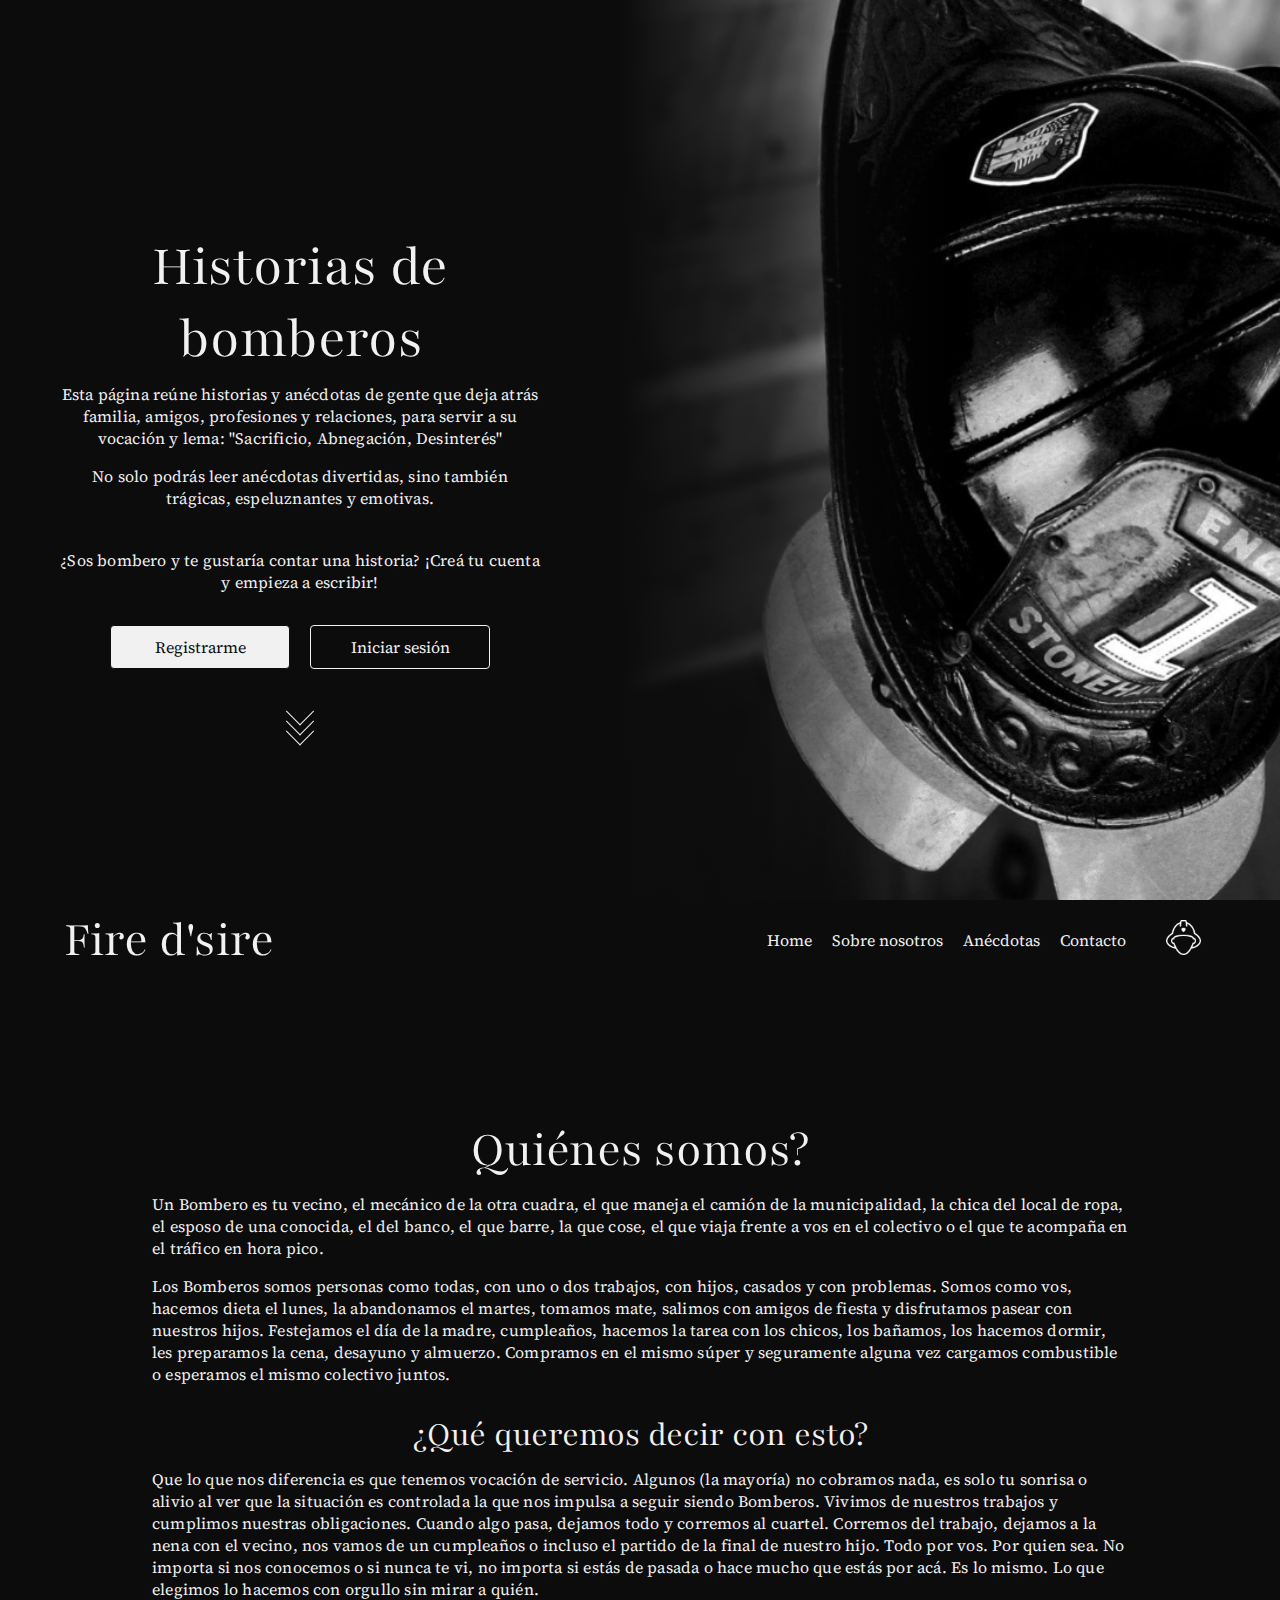
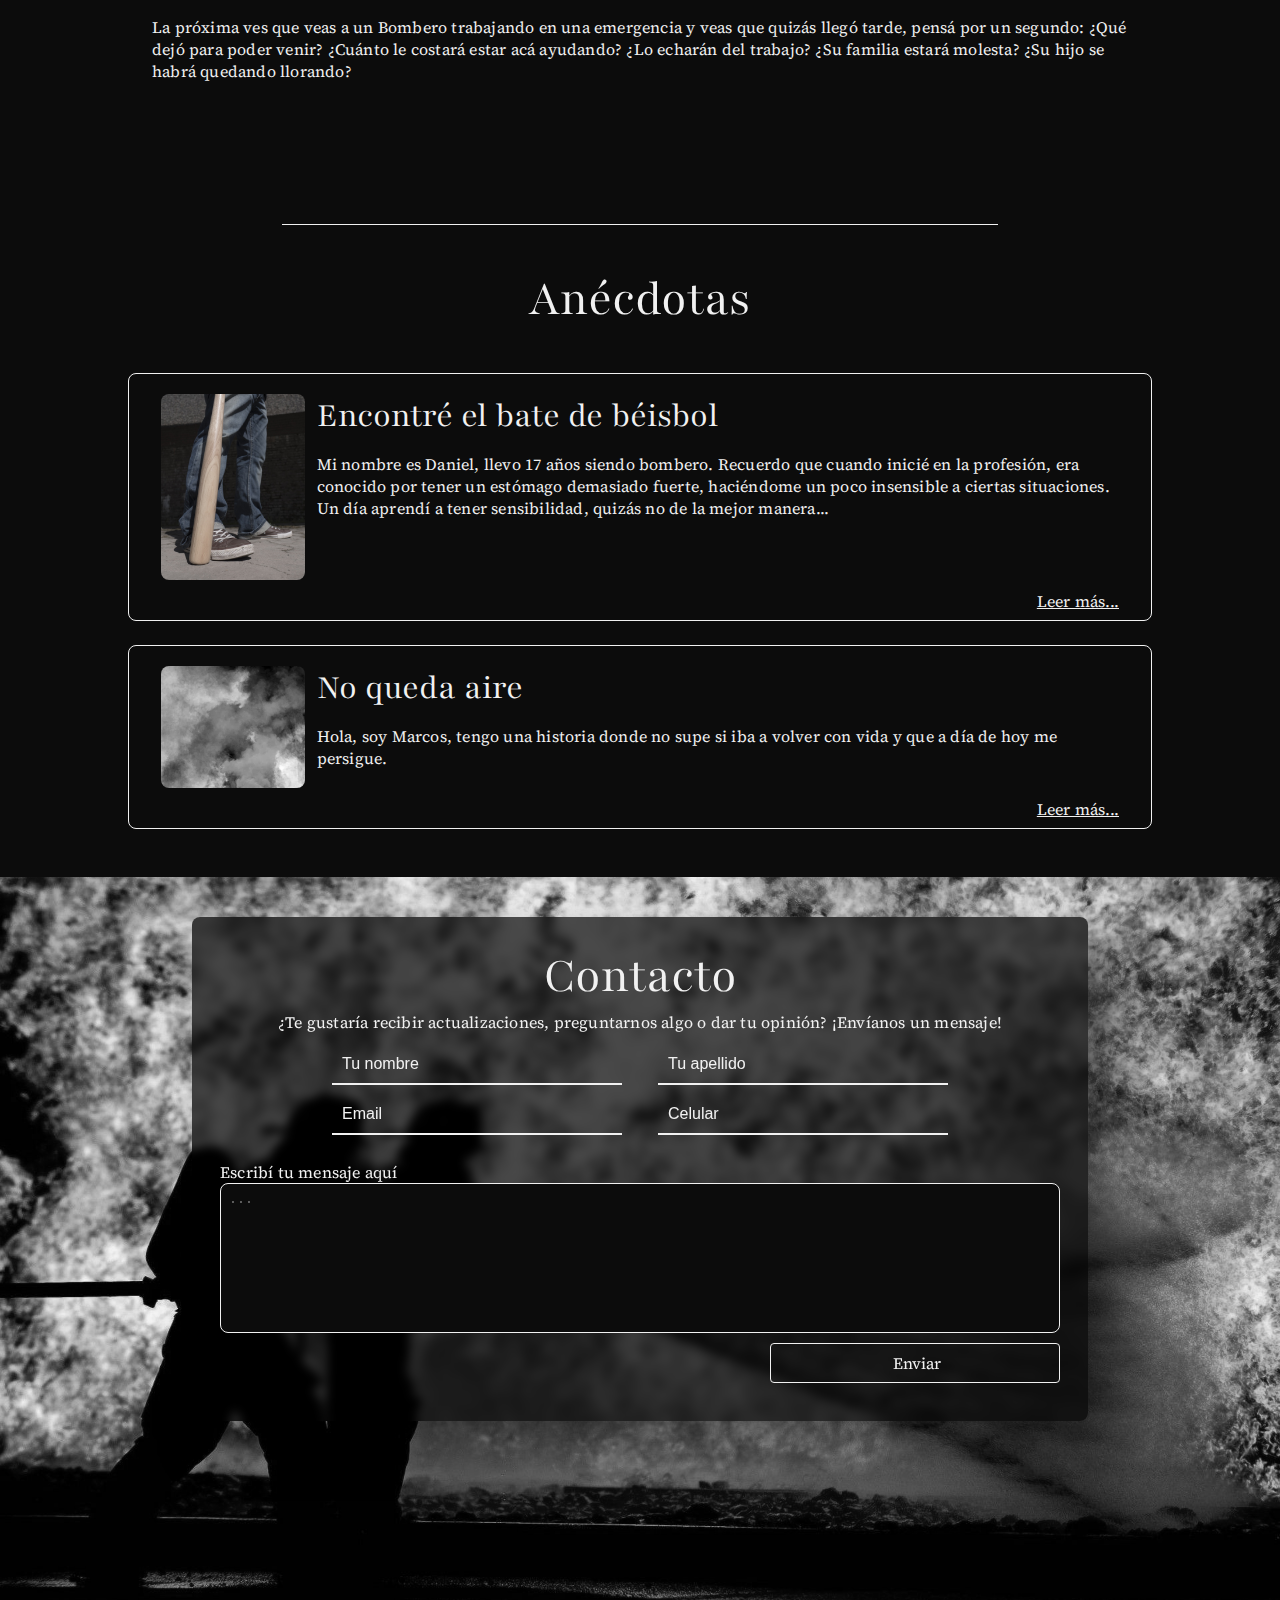
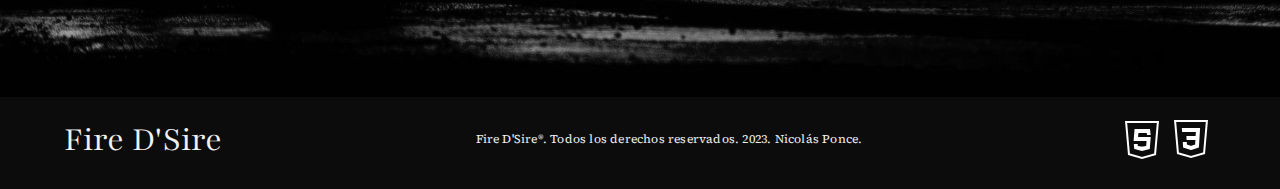
<file: index.html>
<!DOCTYPE html>
<html lang="en">
<head>
    <meta charset="UTF-8">
    <meta http-equiv="X-UA-Compatible" content="IE=edge">
    <meta name="viewport" content="width=device-width, initial-scale=1.0">
    <link rel="stylesheet" href="css/style.css">
    <link rel="stylesheet" href="css/mqs.css">
    <link rel="preconnect" href="https://fonts.googleapis.com">
    <link rel="preconnect" href="https://fonts.gstatic.com" crossorigin>
    <link href="https://fonts.googleapis.com/css2?family=Playfair:wght@700&family=Source+Serif+Pro:wght@300;600&display=swap" rel="stylesheet">
    <title>Fire d'sire</title>
    <meta name="description" content="Fire d'sire. Página dedicada a contar historias y anécdotas reales que los bomberos vivieron. Bombero Ponce">
</head>
<body>
    <section id="hero" class="hero">
        <div class="hero__bck">
            <div class="hero__items">
                <h1>Historias de bomberos</h1>
                <p>Esta página reúne historias y anécdotas de gente que deja atrás familia, amigos, profesiones y relaciones, para servir a su vocación y lema: "Sacrificio, Abnegación, Desinterés"</p>
                <p>No solo podrás leer anécdotas divertidas, sino también trágicas, espeluznantes y emotivas.</p>
                <p>¿Sos bombero y te gustaría contar una historia? ¡Creá tu cuenta y empieza a escribir!</p>
                <div class="hero__items-btns">
                    <a href="sign-inUp.html"><button class="hero__items-btn  hero__items-btn1">Registrarme</button></a>
                    <a href="sign-inUp.html"><button class="hero__items-btn">Iniciar sesión</button></a>
                </div>
                <div class="arrow-bck">
                    <a href="#about-us" class="arrow">
                        <span></span>
                        <span></span>
                        <span></span>
                    </a>
                </div>
            </div>
        </div>
    </section>

    

    <header id="header">
        <nav class="navbar">
            <h2>Fire d'sire</h2>
            <div class="navbar__items navbar__items1">
                <a href="#hero">Home</a>
                <a href="#about-us">Sobre nosotros</a>
                <a href="#anecdotas">Anécdotas</a>
                <a href="#contacto">Contacto</a>
                <a href="sign-inUp.html">
                    <img src="assets/icons/icons8-firefighter-50.png" alt="firefighter-icon-profile.png">
                </a>
            </div>
            <label for="hamburguer__checkbox" class="hamburguer__label">
                <div class="hamburguer__line"></div>
                <div class="hamburguer__line"></div>
                <div class="hamburguer__line"></div>
            </label>
            <input type="checkbox" id="hamburguer__checkbox">
            <div class="navbar__items navbar__items2">
                <a href="sign-inUp.html">Mi Perfil</a>
                <a href="#hero">Home</a>
                <a href="#about-us">Sobre nosotros</a>
                <a href="#anecdotas">Anécdotas</a>
                <a href="#contacto">Contacto</a>
            </div>
        </nav>
    </header>
    <main>
        <section id="about-us" class="about-us">
            <h2>Quiénes somos?</h2>
            <p>
                Un Bombero es tu vecino, el mecánico de la otra cuadra, el que maneja el camión de la municipalidad, la chica del local de ropa, el esposo de una conocida, el del banco, el que barre, la que cose, el que viaja frente a vos en el colectivo o el que te acompaña en el tráfico en hora pico.
            </p>
            <p>
                Los Bomberos somos personas como todas, con uno o dos trabajos, con hijos, casados y con problemas. Somos como vos, hacemos dieta el lunes, la abandonamos el martes, tomamos mate, salimos con amigos de fiesta y disfrutamos pasear con nuestros hijos. Festejamos el día de la madre, cumpleaños, hacemos la tarea con los chicos, los bañamos, los hacemos dormir, les preparamos la cena, desayuno y almuerzo. Compramos en el mismo súper y seguramente alguna vez cargamos combustible o esperamos el mismo colectivo juntos.
            </p>
            <h4>¿Qué queremos decir con esto?</h4>
            <p>
                Que lo que nos diferencia es que tenemos vocación de servicio. Algunos (la mayoría) no cobramos nada, es solo tu sonrisa o alivio al ver que la situación es controlada la que nos impulsa a seguir siendo Bomberos. Vivimos de nuestros trabajos y cumplimos nuestras obligaciones. Cuando algo pasa, dejamos todo y corremos al cuartel. Corremos del trabajo, dejamos a la nena con el vecino, nos vamos de un cumpleaños o incluso el partido de la final de nuestro hijo. Todo por vos. Por quien sea. No importa si nos conocemos o si nunca te vi, no importa si estás de pasada o hace mucho que estás por acá. Es lo mismo. Lo que elegimos lo hacemos con orgullo sin mirar a quién.
            </p>
            <p>
                La próxima ves que veas a un Bombero trabajando en una emergencia y veas que quizás llegó tarde, pensá por un segundo: ¿Qué dejó para poder venir? ¿Cuánto le costará estar acá ayudando? ¿Lo echarán del trabajo? ¿Su familia estará molesta? ¿Su hijo se habrá quedando llorando?
            </p>
        </section>

        <div class="line"></div>

        <section id="anecdotas" class="anecdotas">
            <h2 class="anecdotas__title">Anécdotas</h2>
            <div class="anecdotas__cards">
                <div class="anecdotas__card"> <!-- Anécdota 1 -->
                    <div class="anecdotas__card-content">
                        <img class="anecdotas__card-img" src="assets/img/bate-de-beisbol.jpg" alt="bate-de-beisbol.jpg">
                        <h4>Encontré el bate de béisbol</h4>
                        <p>Mi nombre es Daniel, llevo 17 años siendo bombero. Recuerdo que cuando inicié en la profesión, era conocido por tener un estómago demasiado fuerte, haciéndome un poco insensible a ciertas situaciones. Un día aprendí a tener sensibilidad, quizás no de la mejor manera...</p>
                        <input type="checkbox" id="view-more1" class="view-more hidden-checkbox" checked/>
                        <label class="showed" for="view-more1">Leer más...</label>
                        <label class="hidden" for="view-more1">Leer menos</label>
                        <p class="hidden">
                            Fue un día de otoño, yo era muy nuevo (y nervioso, como todos los que ingresan hace poco) y tuvimos que asistir a un accidentado de moto. Al llegar, el chico había perdido una pierna por un corte limpio debido a un automóvil. Al no llegar la ambulancia, en ese momento teníamos una ambulancia bomberil digamos, y tuve que ir con el accidentado para asistirlo hasta llegar al hospital. Agarré la pierna porque había posibilidad de que se la vuelvan a poner, y directo a la ambulancia.
                        </p>
                        <p class="hidden">
                            El chico estaba consciente e incluso no sentía dolor por la amputación, como suele pasar en situaciones así. Pero no estaba para nada calmado. Empieza a ponerse nervioso, y a gritar desesperado porque no entendía qué había pasado. Era increíble ver una persona en ese estado de salud tan vigoroso. Empieza a preguntar, más bien a gritar: - Dónde estoy?! Qué pasó me pueden explicar?! Me duele el cuello no me podés dar algo?? - (era casi gracioso, al menos para mí, cómo su preocupación y dolor era por su cuello y no por su pierna, o la falta de ella). El chico tenía el cuello inmovilizado, y hasta no llegar al hospital lamentablemente no podíamos hacer mucho más. Siguió gritando hasta que pasó: Se dió cuenta por el reflejo del techo de la ambulancia, que le faltaba una pierna.
                        </p>
                        <p class="hidden">
                            Ni bien se da cuenta, queda en shock por unos segundos, y los cortó desesperado con gritos: - Dónde está mi pierna??? Qué pasó?? Y mi pierna??? -. Probablemente preguntó dónde estaba su pierna unas 15 veces, y por cada pregunta similar que se sumaba, empezaba a desesperarme y a ponerme nervioso, hasta que en un momento y sin pensarlo, agarro la pierna, la revuelvo por el aire como si quisiese pegarle a la pelotita con un bate de béisbol, y le grito:
                        </p>
                        <p class="hidden">
                            - ACÁ ESTÁ TU PIEERRRNA!
                        </p>
                        <p class="hidden">
                            ...
                        </p>
                        <p class="hidden">
                            Se desmayó a los segundos. El suboficial que venía adelante miró hacia atrás, miró hacia el chico, luego hacia mí, devuelta hacia el chico y hacia mí, y con una voz profunda, enojada y calmada, pero con cierta gracia sabiendo lo idi%@# que fui, dice: -Realmente sos un pel%$&#% flaco!
                        </p>
                        <p class="hidden">
                            Al volver al cuartel, recuerdo que fue la cagad% a pedos más grande que recibí hasta ahora. Y de ahí aprendí e incito a los nuevos bomberos que sepan cuidar su lenguaje y sus acciones, por más insensibilidad que se desarrolle en situaciones así. El chico sobrevivió y varios meses después volvió diciéndome que se enojó por lo sucedido en su momento, pero que ahora le parece gracioso. Compartimos unos mates y nunca más lo volví a ver.
                        </p>
                    </div>
                </div>
                <div class="anecdotas__card"> <!-- Anécdota 2 -->
                    <div class="anecdotas__card-content">
                        <img class="anecdotas__card-img" src="assets/img/humo-negro.webp" alt="humo-negro.webp">
                        <h4>No queda aire</h4>
                        <p>Hola, soy Marcos, tengo una historia donde no supe si iba a volver con vida y que a día de hoy me persigue.</p>
                        <input type="checkbox" id="view-more2" class="view-more hidden-checkbox" checked/>
                        <label class="showed" for="view-more2">Leer más...</label>
                        <label class="hidden" for="view-more2">Leer menos</label>
                        <p class="hidden">
                            Estábamos yendo a un incendio en un departamento, en un tercer piso. Yo entré con un compañero ni bien llegamos porque nos habían dicho que había una persona atrapada en una de las habitaciones, y la forma de proceder es esa, entrar directo a buscarla siempre y cuando se den las condiciones (siempre va a haber riesgo). Al entrar, el humo era tan denso que llegaba hasta la planta baja, bajaba por todas las escaleras. Y el calor, cuando entrás nunca nadie te dice el calor que hace en lugares así, y si te lo dicen no lo vas a entender igual hasta que no te pase. Pero entramos, obvio, qué le vamos a hacer.
                        </p>
                        <p class="hidden">
                            Subíamos las escaleras, con el equipo respiratorio puesto (depende del esfuerzo, dura aproximadamente unos 30'), hasta el 4to piso, donde no se veía absolutamente nada. El pibe que me acompañó era nuevito, se notaba en sus movimientos casi invisibles para mí que estaba nervioso. Cuando llegamos al apartamento, veía lo mismo que podrías ver en tu habitación cuando se corta la luz: oscuridad absoluta, tenía los ojos abiertos por inercia pero daba igual cerrarlos o no. Agachados y tocando la pared, llegamos al departamento donde se veía una pequeña luz del fuego, nuestra única guía (irónico jajaja). Nos habían dicho que ahí estaba la víctima, asi que fuimos directo ya sin tocar las paredes.
                        </p>
                        <p class="hidden">
                            Cuando llegamos a lo que sentimos la puerta (ya había pasado unos 5' desde que entramos), le digo  a mi compañero que recorra por la derecha y que eventualmente nos encontraríamos si yo iba por la izquierda, y que si encontraba a la persona que grite y yo iría directo. Y así hicimos, el por derecha y yo por izquierda.
                        </p>
                        <p class="hidden">
                            Empiezo a recorrer por la izquierda a través de todo el departamento, buscando dentro de armarios, debajo de las mesas y mesadas, debajo de las sillas, intentando no pasarme ningún lugar pero apurado al mismo tiempo. Hasta que encuentro a la persona, arriba de la cama. No respondía, pero no somos médicos, no podemos decir si una persona está muerta o no, y por la baja visibilidad tranquilamente podía estar solo inconsciente, por mas que me costaba creerlo por la cantidad de humo que había a la altura de su cara.
                        </p>
                        <p class="hidden">
                            Cuando llamo a mi compañero a los gritos, no respondía (Me enteré después que mi compañero había tenido un problema con el equipo respiratorio y tuvo que evacuar inmediatamente). Estaba solo. Yo y la víctima.
                        </p>
                        <p class="hidden">
                            Cuando intento bajar a la víctima, me doy cuenta lo pesada que era, no tengo idea cuánto pero ya estaba cansado de buscar por todo el departamento. La oscuridad total puede ser abrumadora si no se mantiene la calma. La empiezo a llevar arrastrándola entre mesas, quizás sillas y algún que otro objeto que nunca tiene una posición fija en nuestras casas, hasta que escucho "biiiiiiiiiip". Mi equipo respiratorio estaba por quedarse sin aire, y las llamas consumían lo que quedaba del departamento. Los refuerzos no habían llegado, al parecer el foco de incendio era un piso abajo.
                        </p>
                        <p class="hidden">
                            Golpeándome, desorientado, y un poco desesperado al sentir cómo la máscara de a poco hace presión sobre tu cara por estar cada vez con menos aire en el tubo, llego al pasillo. Pero lamentablemente, el aire de mi equipo no nos acompañó todo el viaje. 
                        </p>
                        <p class="hidden">
                            Completamente incapacitado por la falta de aire, desconecto mi equipo de mi máscara, y pongo la cabeza lo más que puedo sobre el suelo para respirar las gotitas de oxígeno que quedan por ahí esquivando el fuego. Inhalando humo y sintiendo la falta de oxígeno, más la respiración elevada por el cansancio corporal de arrastrar una víctima por todo un departamento desconocido, no paraba de pensar en mis hijos. Hasta que escucho una voz:
                        </p>
                        <p class="hidden">
                            -GORDO, ESTAS AHÍ?  (gordo me decía mi mejor amigo del cuartel)
                        </p>
                        <p class="hidden">
                            No podía hablar, así que usé la mejor compra que pude haber hecho sin saberlo: mi linterna de casco. Empecé a dar toques de luz, y mi compañero me vio y entendió lo que pasó. Vino casi corriendo hacia mí, ni le importó el humo ni el calor.
                        </p>
                        <p class="hidden">
                            -Escuchame gordo, vamos a hacer esto, vamos a agarrar al tipo y lo vamos a llevar corriendo, hacé el esfuerzo y salimos de acá juntos. Listo? Dale pa, uno, dos, TRES
                        </p>
                        <p class="hidden">
                            Agarré al tipo, me paré y corrimos lo más rápido que nos dejó la situación. A día de hoy no sé cómo bajé esas escaleras. No se si sabías, cuando inhalás mucho humo, tu panza se empieza a inflar. Mi panza estaba por explotar, o bueno eso sentía.
                        </p>
                        <p class="hidden">
                            Cuando llegamos abajo, me quité la máscara y vomité un buen rato mientras mi compañero se encargaba de llevar al tipo a la ambulancia. Vomité el humo, los nervios, el miedo, la muerte cercana. Solo me quedaron las secuelas de haber vivido algo así. Me llevaron al hospital claramente, y a las horas devuelta al cuartel para buscar mis cosas y abrazar a mis hijos. No creí que podía empeorar.
                        </p>
                        <p class="hidden">
                            Estaba en cierto modo feliz porque pude rescatar a una persona, una historia de vida, un padre, un esposo, alguien que tranquilamente podía ser yo, y saber que arriesgué mi vida por otra vida era un orgullo e incluso sentí felicidad y plenitud. A las horas llaman al cuartel. El tipo no sobrevivió, murió por el mismo humo que compartimos.
                        </p>
                    </div>
                </div>
            </div>
            
        </section>

        <section id="contacto" class="contact-us">
            <div class="contact-us__form-img">
                <img src="assets/img/bomberos-extinguiendo.jpg" alt="bomberos-extinguiendo.jpg">
            </div>
            <form class="contact-us__form">
                <div class="contact-us__form-text">
                    <h2>Contacto</h2>
                    <p>¿Te gustaría recibir actualizaciones, preguntarnos algo o dar tu opinión? ¡Envíanos un mensaje!</p>               
                </div>
                <div class="contact-us__form-inputs">
                    <input type="text" placeholder="Tu nombre" required>
                    <input type="text" placeholder="Tu apellido" required>
                    <input type="email" placeholder="Email" required>
                    <input type="text" placeholder="Celular" required>
                </div>
                <div class="contact-us__form-msg">
                    <p>Escribí tu mensaje aquí</p>
                    <textarea placeholder="..." required></textarea>
                    <input type="submit" value="Enviar">                    
                </div>
            </form>
        </section>
    </main>

    <footer class="footer">
        <h4>Fire D'Sire</h4>
        <p>Fire D'Sire®. Todos los derechos reservados. 2023. Nicolás Ponce.</p>
        <div class="footer__icons">
            <img src="assets/icons/html5.png" alt="html.png">
            <img src="assets/icons/css3.png" alt="css.png">
        </div>
    </footer>

</body>
</html>
</file>
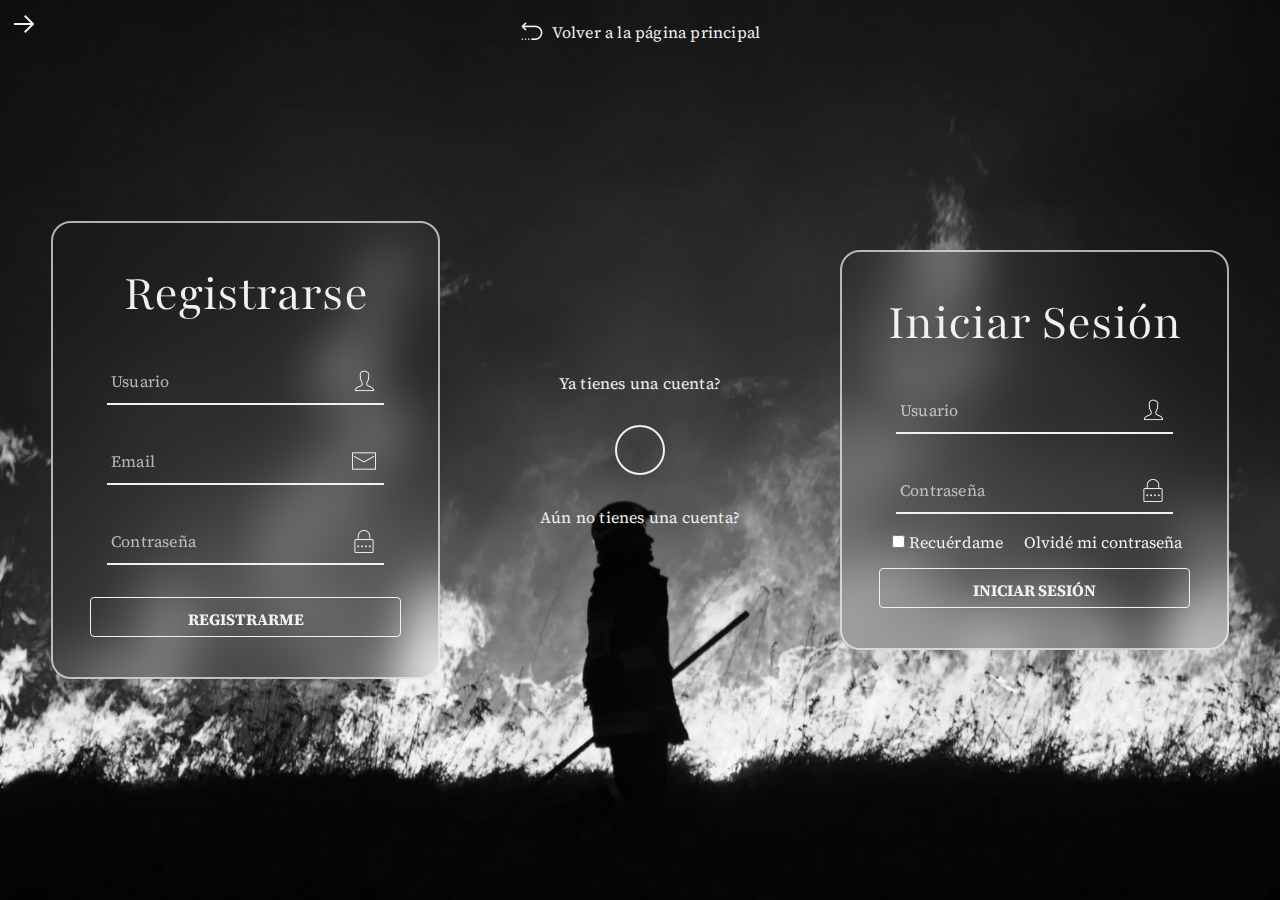
<file: sign-inUp.html>
<!DOCTYPE html>
<html lang="en">
<head>
    <meta charset="UTF-8">
    <meta http-equiv="X-UA-Compatible" content="IE=edge">
    <meta name="viewport" content="width=device-width, initial-scale=1.0">
    <link rel="stylesheet" href="css/style.css">
    <link rel="stylesheet" href="css/login-style.css">
    <link rel="stylesheet" href="css/mqs.css">
    <link rel="preconnect" href="https://fonts.googleapis.com">
    <link rel="preconnect" href="https://fonts.gstatic.com" crossorigin>
    <link href="https://fonts.googleapis.com/css2?family=Playfair:wght@700&family=Source+Serif+Pro:wght@300;600&display=swap" rel="stylesheet">
    <title>Fire d'sire - Sign In / Sign Up</title>
    <meta name="description" content="Fire d'sire. Página dedicada a contar historias y anécdotas reales que los bomberos vivieron. Bombero Ponce">
</head>
<body>
    <main>
        <img class="fire-dept-bck" src="assets/img/incendio-wallpaper.jpg" alt="fire-dept.jpg">
        <section class="section-form">
            <input type="checkbox" id="alternate-input">
            <label for="alternate-input" class="alternate-label double-side-arrow">
                <span></span>
                <span></span>
                <span></span>
            </label>


            <div class="overlay"></div>


            <p class="backHome-link">
                <a href="index.html" class="underline">
                    <img src="assets/icons/arrow-icon.png" alt="arrow-icon.png">
                    Volver a la página principal
                </a>
            </p>

            <a class="a-question a-si-form" href="#si-form">¿Ya tienes una cuenta?</a>


            <div class="preguntas">
                <div class="overlay-text overlay-text1"></div>
                <div class="overlay-text overlay-text2"></div>
                <p class="pregunta__registrarse">Ya tienes una cuenta?</p>
                <p class="pregunta__iniciarSesion">Aún no tienes una cuenta?</p>
            </div>


            <div id="su-form" class="form-box su-form">
                <form>
                    <h2>Registrarse</h2>
                    <div class="inputbox">
                        <img src="assets/icons/usuario-icon.png" alt="usuario-icon.png">
                        <input type="text" required>
                        <label>Usuario</label>
                    </div>
                    <div class="inputbox">
                        <img src="assets/icons/correo.png">
                        <input type="email" required>
                        <label>Email</label>
                    </div>
                    <div class="inputbox">
                        <img src="assets/icons/contraseña-icon.png">
                        <input type="password" required>
                        <label>Contraseña</label>
                    </div>
                    <button>
                        <a href="index.html">Registrarme</a>
                    </button>
                </form>
            </div>


            <div id="si-form" class="form-box si-form">
                <a class="a-question a-su-form" href="#su-form">¿Aún no tienes una cuenta?</a>
                <form>
                    <h2>Iniciar Sesión</h2>
                    <div class="inputbox">
                        <img src="assets/icons/usuario-icon.png" alt="usuario-icon.png">
                        <input type="text" required>
                        <label>Usuario</label>
                    </div>
                    <div class="inputbox">
                        <img src="assets/icons/contraseña-icon.png">
                        <input type="password" required>
                        <label>Contraseña</label>
                    </div>
                    <div class="forget">
                        <label for="remember-me"><input id="remember-me" type="checkbox">Recuérdame</label>
                        <a href="#">Olvidé mi contraseña</a>
                    </div>
                    <button>
                        <a href="index.html">Iniciar Sesión</a>
                    </button>
                </form>
            </div>
        </section>
    </main>
</body>
</html>
</file>
<file: css/style.css>
:root {
    --black: #0c0c0c;
    --red: #e7242e;
    --darkred: #A11B1B;
    --yellow: #FFFE4C;
    --white: #f1f1f1;

    --primaryFont: 'Playfair', serif;
    --secondaryFont: 'Source Serif Pro', serif;
}





html {
    box-sizing: border-box;
    font-size: 62.5%;
    scroll-behavior: smooth;
    scroll-padding-top: 8rem;
}
  
*, *:before, *:after {
    box-sizing: inherit;
}

body {
    margin: 0;
    padding: 0;
    background-color: var(--black);
    overflow-x: hidden;
}


h1 {
    font-size: 6rem;
    color: var(--white);
    font-family: var(--primaryFont);
    font-weight: 300;
}

h2 {
    font-size: 5.2rem;
    color: var(--white);
    font-family: var(--primaryFont);
    font-weight: 300;
}

h3 {
    font-size: 4.4rem;
    color: var(--white);
    font-family: var(--primaryFont);
    font-weight: 300;
}

h4 {
    font-size: 3.6rem;
    color: var(--white);
    font-family: var(--primaryFont);
    font-weight: 300;
}

p,
label {
    font-size: 1.6rem;
    color: var(--white);
    font-family: var(--secondaryFont);
    letter-spacing: .02rem;
}

a,
button {
    font-size: 1.6rem;
    text-decoration: none;
    color: var(--white);
    font-family: var(--secondaryFont);
}

h1::selection,
h2::selection,
h3::selection,
h4::selection,
p::selection,
a::selection,
button::selection,
input::selection,
textarea::selection {
    color: var(--yellow);
}


.hero {
    width: 100%;
    height: 100vh;
    background: url(../assets/img/forest.jpg) center/cover;
}
.hero__bck {
    background: rgb(12,12,12);
    background: linear-gradient(90deg, rgba(12,12,12,1) 0%, rgba(12,12,12,1) 65%, rgba(12,12,12,0.7595413165266106) 80%, rgba(255,255,255,0) 100%);
    display: flex;
    flex-direction: column;
    width: 75%;
    height: 100vh;
}
.hero__items {
    display: flex;
    flex-direction: column;
    width: 50%;
    margin: auto 6rem;
    position: relative;
}

.hero h1 {
    margin: 0;
    text-align: center;
}

.hero p {
    margin: 0.8rem 0;
    text-align: center;
}
.hero p:nth-child(4) {
    margin: 3.2rem auto;
}

.hero__items-btns {
    display: flex;
    gap: 2rem;
    justify-content: center;
    align-items: center;
}

.hero__items-btn,
.navbar__items-btn {
    background-color: var(--black);
    border: 1px solid var(--white);
    padding: 1rem 2rem;
    border-radius: 0.4rem;
    width: 18rem;
    outline: none;
    cursor: pointer;
    transition: all .2s;
}
.hero__items-btn:hover {
    background-color: var(--black);
    color: var(--red);
    border: 1px solid var(--red);
    font-weight: 700;
}
.hero__items-btn1 {
    background-color: var(--white);
    color: var(--black);
    border: 1px solid var(--black);
}


.arrow {
    display: flex;
    flex-direction: column;
    justify-content: center;
    align-items: center;
    position: absolute;
    top: 112%;
    left: 50%;
    transform: translate(-50%, -50%);
    cursor: pointer;
    width: 15%;
    height: 25%;
}
.arrow span {
    display: block;
    width: 2rem;
    height: 2rem;
    margin: -.5rem;
    border-bottom: 1px solid var(--white);
    border-right: 1px solid var(--white);
    transform: rotate(45deg);
    animation: arrow 2s infinite;
    transition: all .4s;
}
.arrow-bck:hover .arrow span {
    border-bottom: 1px solid var(--red);
    border-right: 1px solid var(--red);
}
.arrow span:nth-child(2) {
    animation-delay: -0.2s;
}
.arrow span:nth-child(3) {
    animation-delay: -0.4s;
}
@keyframes arrow {
    0% {
        opacity: 0;
        transform: rotate(45deg) translate(-2rem,-2rem);
    }
    50% {
        opacity: 1;
    }
    100% {
        opacity: 0;
        transform: rotate(45deg) translate(2rem,2rem);
    }
}




header {
    position: -webkit-sticky; /* !Para Safari */
    position: sticky;
    top: 0;
    background: var(--black);
    z-index: 10;
}
.navbar {
    display: flex;
    justify-content: space-between;
    align-items: center;
    width: 90%;
    margin: auto;
    height: 8rem;
}

.navbar__items {
    display: flex;
    gap: 2rem;
    align-items: center;
}
.navbar__items a img {
    margin-left: 2rem;
    width: 50%;
}



.navbar__items2 {
    display: none;
}

.hamburguer__label {
    display: none;
}
.hamburguer__line {
    width: 100%;
    height: .1rem;
    background-color: var(--white);
}
#hamburguer__checkbox {
    display: none;
}


.about-us {
    display: flex;
    flex-direction: column;
    justify-content: center;
    align-items: center;
    width: 80%;
    height: calc(100vh - 8rem);
    margin: .4rem auto;
    padding: 1.6rem;
}

.about-us h2,
.about-us h4 {
    margin: 2rem auto .4rem;
}
.about-us p {
    margin: .8rem;
}

.line {
    width: 56%;
    height: 0.1rem;
    background-color: var(--white);
    margin: 2rem auto;
}



.anecdotas__title {
    text-align: center;
}

.anecdotas__cards {
    display: flex;
    flex-direction: column;
    gap: 2.4rem;
}

.anecdotas__card {
    position: relative;
    display: flex;
    justify-content: center;
    align-items: flex-start;
    width: 80%;
    margin: auto;
    padding: 2rem 3.2rem 4rem;
    gap: 2.4rem;
    border: 1px solid var(--white);
    border-radius: .8rem;
}

.anecdotas__card-content {
    text-align: left;
    width: 100%;
}

.anecdotas__card-content h4 {
    margin: 0;
}

.anecdotas__card-content p {
    margin-bottom: 0;
}


.anecdotas__card-img {
    width: 15%;
    float: left;
    margin-right: 1.2rem;
    border-radius: .8rem;
}



  
.hidden {
    display: none;
}
.showed {
    display: flex;
}
.hidden-checkbox {
    display: none;
}

.view-more ~ label {
    font-size: 1.6rem;
    color: var(--white);
    font-family: var(--secondaryFont);
    letter-spacing: .02rem;
    cursor: pointer;
    text-decoration: underline;
    align-self: flex-end;
    order: 1;
    margin: .4rem 0;
    transition: all .2s;
    align-self: flex-end;
    justify-content: flex-end;
    position: absolute;
    bottom: 0.4rem;
    right: 3.2rem;
}
.view-more ~ label:hover {
    color: var(--red);
}

.view-more:not(:checked) ~ .hidden {
    display: flex;
}
.view-more:not(:checked) ~ .showed {
    display: none;
}




.contact-us {
    height: calc(100vh - 8rem);
    position: relative;
    margin-top: 4rem;
    padding: .8rem 0;
}

.contact-us__form-img {
    position: absolute;
    z-index: -10;
    width: 100%;
    height: 100%;
}
.contact-us__form-img img {
    width: 100%;
    height: 100%;
    object-fit: cover;
    object-position: center;
    filter: grayscale(1);
}
.contact-us__form {
    position: relative;
    width: 70%;
    display: flex;
    justify-content: center;
    align-items: center;
    margin: 4rem auto;
    padding: 2.8rem;
    box-shadow: 2rem 2rem 5rem rgba(0,0,0,.5);
    border-radius: .8rem;
    background: rgba(0, 0, 0, 0.7);
    backdrop-filter: blur(.5rem);
    flex-wrap: wrap;
}

.contact-us__form-text {
    text-align: center;
    background: none;
}
.contact-us__form-text h2 {
    margin: 0;
}
.contact-us__form-text p {
    margin: .4rem auto 0;
}

.contact-us__form-inputs{
    margin: 1.2rem auto 0;
    display: flex;
    flex-wrap: wrap;
    justify-content: center;
    column-gap: 3.6rem;
}

.contact-us__form-inputs input,
.contact-us__form-msg input {
    width: 29rem;
    height: 4rem;
    padding-left: 1rem;
    outline: none;
    border: none;
    border-bottom: 2px solid var(--white);
    font-size: 1.6rem;
    margin-bottom: 1rem;
    background: none;
    color: var(--white);
}

.contact-us__form-inputs input::placeholder {
    color: var(--white);
}
.contact-us__form-inputs input:focus {
    border-bottom: 2px solid var(--red);
}




.contact-us__form-msg {
    display: flex;
    flex-direction: column;
    justify-content: center;
    align-items: flex-start;
    width: 100%;
    position: relative;
}

.contact-us__form-msg p {
    text-align: left;
    margin-bottom: 0;
}

.contact-us__form-msg textarea {
    background-color: var(--black);
    color: var(--white);
    outline: none;
    border: 1px solid var(--white);
    border-radius: .8rem;
    width: 100%;
    height: 15rem;
    resize: none;
    padding: .8rem;
}
.contact-us__form-msg textarea:focus {
    border: 1px solid var(--red);
}




.contact-us__form-msg input {
    border: 1px solid var(--white);
    border-radius: .4rem;
    font-size: 1.6rem;
    text-decoration: none;
    color: var(--white);
    font-family: var(--secondaryFont);
    cursor: pointer;
    align-self: flex-end;
    margin-top: 1rem;
}

.contact-us__form-msg input:hover {
    color: var(--red);
    border: 1px solid var(--red);
    font-weight: 700;
}


.footer {
    display: flex;
    justify-content: space-between;
    align-items: center;
    width: 90%;
    height: 10rem;
    margin: auto;
}
.footer h4 {
    margin: 0;
}
.footer p {
    font-size: 1.2rem;
}

.footer__icons {
    display: flex;
}

.footer__icons img {
    width: 50%;
}
</file>
<file: css/mqs.css>
/*
Breakpoints
    Desktop: 1280px
    Tablet: 768px
    Mobile: 480px
*/





/* Tablet */
@media (max-width: 980px) {
    .hero {
        background: url(../assets/img/forest.jpg) center/cover;
    }
    .hero__bck {
        background: rgba(0, 0, 0, 0);
        width: 100%;
    }
    .hero__items {
        width: 90%;
        margin: 6rem auto;
        top: 0;
        left: 0;
        box-shadow: 2rem 2rem 5rem rgba(0,0,0,.5);
        border-radius: .8rem;
        background: rgba(0, 0, 0, 0.6);
        backdrop-filter: blur(.4rem);
        padding: 4rem;
    }


    .hamburguer__label {
        width: 2.8rem;
        height: 6rem;
        display: flex;
        flex-direction: column;
        justify-content: center;
        align-items: center;
        gap: .8rem;
        cursor: pointer;
    }

    .navbar__items1 {
        display: none;
    }
    #hamburguer__checkbox:checked ~ .navbar__items2 {
        display: flex;
        flex-direction: column;
        justify-content: center;
        align-items: center;
        position: absolute;
        top: 8rem;
        left: 0;
        right: 0;
        margin: 0 auto;
        padding: 2rem;
        gap: 2rem;
        background: var(--black);
    }
    .navbar__items2 a {
        font-size: 2rem;
        border: 1px solid rgba(0, 0, 0, 0);
        border-radius: .8rem;
        width: 100%;
        text-align: center;
        padding: 1rem;
    }
    .navbar__items2 a:hover {
        border: 1px solid var(--red);
        color: var(--red);
    }


    .about-us {
        width: 90%;
        height: 100%;
        text-align: center;
    }


    .anecdotas__card-img {
        display: none;
    }
    

    .contact-us {
        height: 100%;
    }

    .contact-us__form {
        width: 80%;
    }




    /* Sign-inUp.html */
    .section-form {
        display: flex;
        flex-direction: column;
        justify-content: space-between;
        align-items: center;
        min-height: 100vh;
        width: 92%;
        margin: auto;
        gap: 8rem;
    }

    .form-box {
        width: 65%;
        margin-top: 6rem;
    }

    .overlay {
        display: none;
    }


    .preguntas {
        display: none;
    }


    .section-form {
        height: 200vh;
    }

    .si-form {
        margin: 25rem auto;
    }

    .a-question {
        display: flex;
        justify-content: center;
        text-align: center;
        background-color: rgba(24, 24, 24, 0.3);
        backdrop-filter: blur(2rem);
        width: 95%;
        padding: .8rem 1.6rem;
        border: 1px solid rgba(241, 241, 241, .7);
        border-radius: .4rem;
        animation: question 6s linear infinite;
        transition: all .2s;
    }
    .a-question:hover {
        color: var(--red);
    }

    @keyframes question {
        0% {
            transform: scale(1);
        }
        50% {
            transform: scale(1.05);
        }
        100% {
            transform: scale(1);
        }
    }

    .a-su-form {
        position: absolute;
        top: -5rem;
    }


    .double-side-arrow {
        display: none;
    }





    #alternate-input:not(:checked) ~ .su-form,
    #alternate-input:checked ~ .si-form {
        animation: none;

    }
    #alternate-input:not(:checked) ~ .si-form,
    #alternate-input:checked ~ .su-form {
        animation: none;
    }

    #alternate-input:checked ~ .preguntas .pregunta__registrarse,
    #alternate-input:not(:checked) ~ .preguntas .pregunta__iniciarSesion {
        animation: none;
    }
    #alternate-input:checked ~ .preguntas .pregunta__iniciarSesion,
    #alternate-input:not(:checked) ~ .preguntas .pregunta__registrarse {
        animation: none;
    }

}


@media (max-width: 768px) {
    .hero__items {
        margin: 2.8rem auto;
    }
    .arrow {
        top: 110%;
    }

    .anecdotas__card-content {
        text-align: center;
    }

    .contact-us__form-msg input {
        width: 100%;
    }

    .footer h4 {
        font-size: 2rem;
    }
    .footer p {
        font-size: .8rem;
    }
    .footer__icons img {
        width: 35%;
    }




    .form-box {
        width: 75%;
        margin-top: 6rem;
    }


}


/* Tiny Tweak */
@media (max-width: 493px) {
    .overlay-text {
        height: 4rem;
    }
}



/* Mobile */
@media (max-width: 480px) {
    .hero {
        background: url(../assets/img/forest.jpg) right/cover;
    }
    .hero__bck {
        box-shadow: 2rem 2rem 5rem rgba(0,0,0,.5);
        background: rgba(0, 0, 0, 0.8);
        backdrop-filter: blur(.4rem);
    }
    .hero__items {
        width: 95%;
        margin: 2.4rem auto;
        top: 0;
        left: 0;
        box-shadow: none;
        border-radius: 0;
        background: rgba(0, 0, 0, 0);
        backdrop-filter: none;
        padding: 0;
    }
    .hero__items-btns {
        display: flex;
        flex-direction: column;
        gap: 2rem;
        justify-content: center;
        align-items: center;
    }
    .hero__items-btn {
        padding: auto;
        border-radius: 0.4rem;
        width: 29rem;
    }

    .about-us {
        width: 100%;
        height: 100%;
    }


    .anecdotas__card {
        padding: 1.2rem auto 2rem;
        width: 90%;
    }


    .contact-us {
        padding: 0;
    }
    .contact-us__form {
        width: 100%;
        border-radius: 0;
        margin: 0;
    }


    .form-box {
        width: 100%;
        margin-top: 6rem;
    }
}
</file>
<file: css/login-style.css>
body {
    overflow: hidden;
}


.fire-dept-bck {
    position: absolute;
    top: 0;
    left: 0;
    z-index: -10;
    object-fit: cover;
    object-position: center;
    width: 100%;
    height: 100vh;
    filter: grayscale(100%);
}


.section-form {
    display: flex;
    justify-content: space-between;
    align-items: center;
    min-height: 100vh;
    width: 92%;
    margin: auto;
}


.form-box {
    position: relative;
    width: 33%;
    min-width: fit-content;
    height: fit-content;
    padding: 4rem 0;
    background: transparent;
    border: 2px solid rgba(241, 241, 241, .7);
    border-radius: 2rem;
    backdrop-filter: blur(2.4rem);
    display: flex;
    justify-content: center;
    align-items: center;
}

h2 {
    text-align: center;
    margin: 0 1.2rem;
}

form {
    width: 90%;
}

.inputbox {
    position: relative;
    margin: 3.2rem auto;
    width: 80%;
}

.inputbox label {
    position: absolute;
    top: 50%;
    left: .4rem;
    transform: translateY(-50%);
    color: rgba(241, 241, 241, .7);
    pointer-events: none;
    transition: .4s;
}

.inputbox input:focus ~ label,
.inputbox input:valid ~ label {
    top: -.2rem;
    font-size: 1.4rem;
    color: var(--white);
}


.inputbox input {
    width: 100%;
    height: 4.8rem;
    background: transparent;
    border: none;
    outline: none;
    padding: 0 2.4rem 0 .4rem;
    color: var(--white);
    font-size: 1.6rem;
    border-bottom: 2px solid var(--white);
    transition: .4s;
}
.inputbox input:focus {
    border-bottom: 2px solid var(--red);
}

.inputbox img {
    position: absolute;
    right: .8rem;
    color: var(--white);
    top: 1.2rem;
}


.forget {
    margin: -1.5rem auto 1.5rem;
    display: flex;
    justify-content: center;
    align-items: center;
    flex-wrap: wrap;
    gap: 2rem;
}

.forget label input {
    margin-right: .4rem;
}

.forget a:hover {
    text-decoration: underline;
}

button {
    display: flex;
    justify-content: center;
    width: 90%;
    height: 4rem;
    background-color: transparent;
    border: 1px solid var(--white);
    padding: 1rem 2rem;
    margin: auto;
    outline: none;
    border-radius: 0.4rem;
    cursor: pointer;
    text-transform: uppercase;
    transition: all .2s;
    font-weight: 700;
}
button a {
    transition: all .2s;
}


button:hover {
    background-color: var(--black);
    border: 1px solid var(--red);
}
button:hover a {
    color: var(--red)
}


.su-form {
    order: -2;
}

.a-question {
    display: none;
}


#alternate-input {
    display: none;
}

#alternate-input:not(:checked) ~ .su-form,
#alternate-input:checked ~ .si-form {
    animation: disappear .4s linear forwards;

}
#alternate-input:not(:checked) ~ .si-form,
#alternate-input:checked ~ .su-form {
    animation: appear .4s linear forwards;
}




@keyframes disappear {
    from {
        opacity: 1;
    }
    to {
        opacity: .5;
        filter: blur(.4rem);
    }
}

@keyframes appear {
    from {
        filter: blur(.8rem);
    }
    to {
        opacity: 1;
    }
}






.double-side-arrow {
    cursor: pointer;
    order: -1;
    background: transparent;
    border: 2px solid var(--white);
    border-radius: 50%;
    width: 5rem;
    height: 5rem;
    animation: arrow-bounce 8s linear infinite;
    z-index: 5;
}

.double-side-arrow span {
    position: absolute;
    top: 0;
    left: 0;
    margin: auto;
    background-color: var(--white);
    width: 2rem;
    height: .2rem;
}

.double-side-arrow span:nth-child(1) {
    position: absolute;
    top: 2.3rem;
    left: 1.4rem;
}

.double-side-arrow span:nth-child(2) {
    width: 1.2rem;
    position: absolute;
    top: 1.9rem;
    left: 2.3rem;
    transform: rotate(45deg);
}
.double-side-arrow span:nth-child(3) {
    width: 1.2rem;
    position: absolute;
    top: 2.7rem;
    left: 2.3rem;
    transform: rotate(135deg);
}



@keyframes arrow-change1-1 {
    to {
        transform: rotate(135deg);
        left: 1.3rem;
    }
}
@keyframes arrow-change2-1 {
    to {
        transform: rotate(45deg);
        left: 1.3rem;
    }
}


@keyframes arrow-change1-2 {
    to {
        transform: rotate(360deg);
    }
}
@keyframes arrow-change2-2 {
    to {
        transform: rotate(-280deg);
    }
}

@keyframes arrow-bounce {
    0% {
        transform: translateY(0);
        animation-timing-function: ease-out;
    }
    2% {
        transform: translateY(1.8rem);
        animation-timing-function: ease-in;
    }
    4% {
        transform: translateY(0);
        animation-timing-function: ease-out;
    }
    6% {
        transform: translateY(-1.8rem);
        animation-timing-function: ease-in;
    }
    8% {
        transform: translateY(0);
        animation-timing-function: ease-out;
    }
    10% {
        transform: translateY(1.2rem);
        animation-timing-function: ease-in;
    }
    12% {
        transform: translateY(0);
        animation-timing-function: ease-out;
    }
    14% {
        transform: translateY(-1.2rem);
        animation-timing-function: ease-in;
    }
    16% {
        transform: translateY(0);
        animation-timing-function: ease-out;
    }
    18% {
        transform: translateY(.6rem);
        animation-timing-function: ease-in;
    }
    20% {
        transform: translateY(0);
        animation-timing-function: ease-out;
    }
    22% {
        transform: translateY(-.6rem);
        animation-timing-function: ease-in;
    }
    24% {
        transform: translateY(0);
        animation-timing-function: ease-out;
    }
}
  
  
/* AAAAAAAAAAAAAAAAAAAAAAAAAAAAAAAAAAAAAAAAAAAA */


#alternate-input:not(:checked) ~ .double-side-arrow span:nth-child(2) {
    animation: arrow-change1-1 .4s ease-in-out forwards;
}

#alternate-input:not(:checked) ~ .double-side-arrow span:nth-child(3) {
    animation: arrow-change2-1 .4s ease-in-out forwards;
}

#alternate-input:checked ~ .double-side-arrow span:nth-child(2) {
    animation: arrow-change1-2 .4s ease-in-out reverse;
}

#alternate-input:checked ~ .double-side-arrow span:nth-child(3) {
    animation: arrow-change2-2 .4s ease-in-out reverse;
}


.preguntas {
    position: absolute;
    top: 0;
    left: 0;
    right: 0;
    bottom: 0;
    margin: auto;
    display: flex;
    justify-content: center;
    flex-direction: column;
    align-items: center;
    gap: 8rem;
    width: 20%;
    height: 40%;
    text-align: left;
}



#alternate-input:checked ~ .preguntas .pregunta__registrarse,
#alternate-input:not(:checked) ~ .preguntas .pregunta__iniciarSesion {
    animation: appear .4s linear forwards;
}
#alternate-input:checked ~ .preguntas .pregunta__iniciarSesion,
#alternate-input:not(:checked) ~ .preguntas .pregunta__registrarse {
    animation: disappear .4s linear forwards;
}


.overlay {
    position: absolute;
    top: 0;
    left: 0;
    width: 40%;
    height: 100%;
    background-color: transparent;
    z-index: 20;
}
.overlay-text {
    display: none;
}


#alternate-input:checked ~ .overlay {
    left: 60%;
}



.backHome-link {
    position: absolute;
    top: 0;
    left: 0;
    right: 0;
    margin: auto;
    width: fit-content;
    height: 10%;
}

.underline{
  position: relative;
  display: flex;
  justify-content: center;
  align-items: center;
  gap: .8rem;
  top: 2rem;
  bottom: 0;
  left: 0;
  right: 0;
  margin: auto;
  width: fit-content;
}

.underline::before{
  content: '';
  position: absolute;
  bottom: 0;
  right: 0;
  width: 0;
  height: 2px;
  background-color: var(--red);
  transition: width 0.6s cubic-bezier(0.25, 1, 0.5, 1);
}

@media (hover: hover) and (pointer: fine) {
    .underline:hover::before {
        left: 0;
        right: auto;
        width: 100%;
    }
}
</file>
